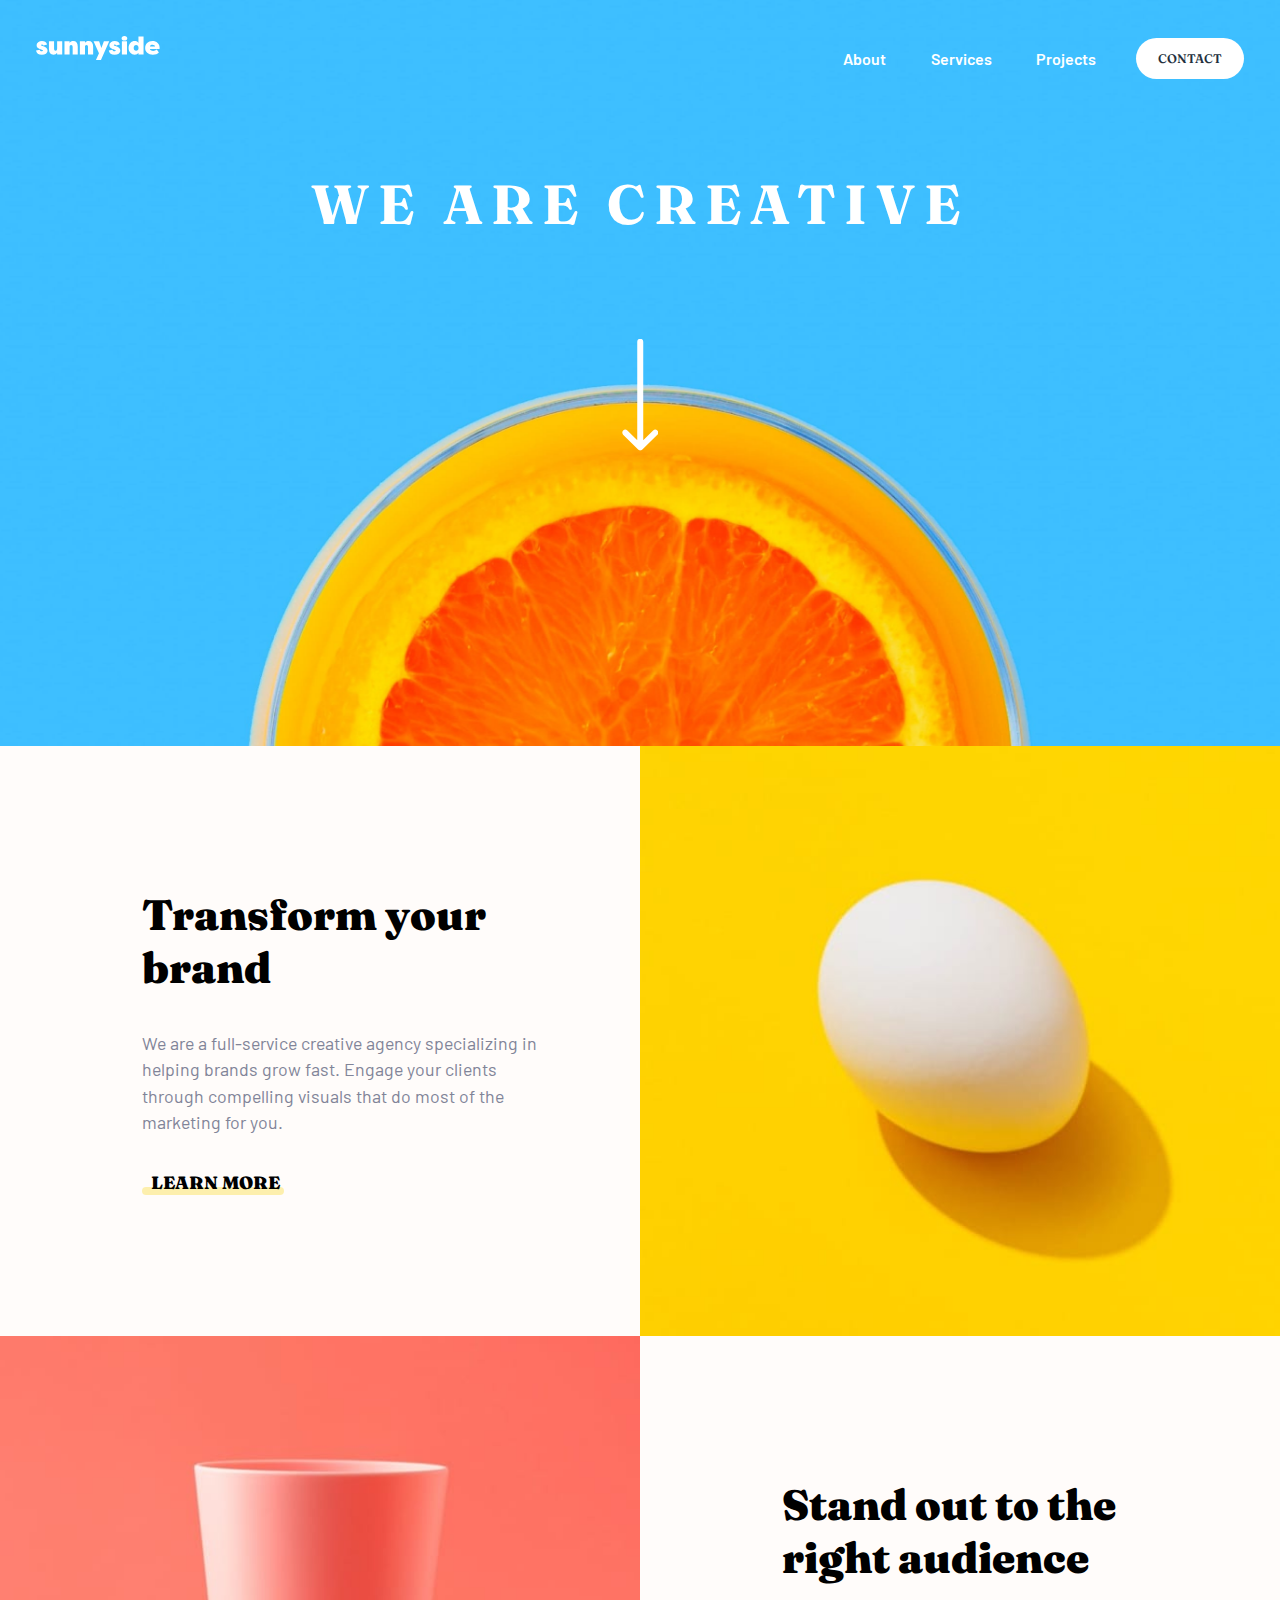
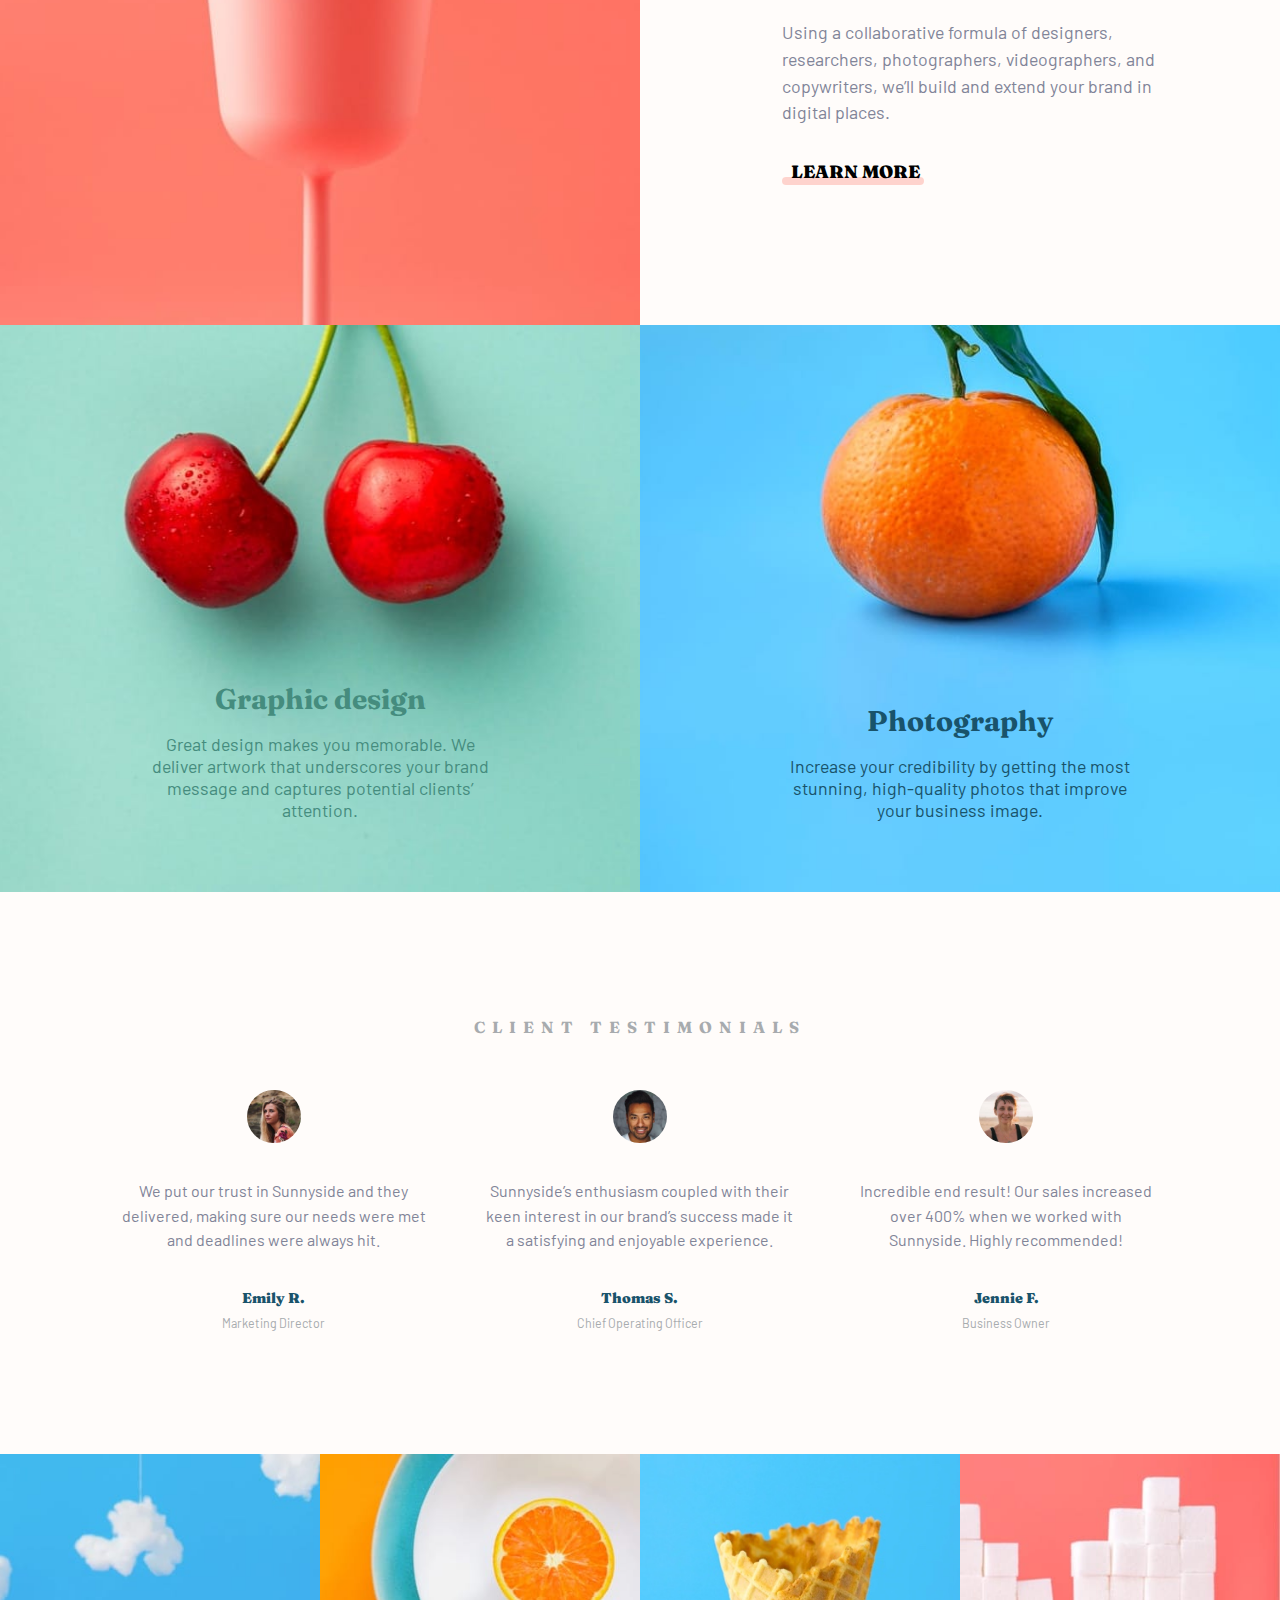
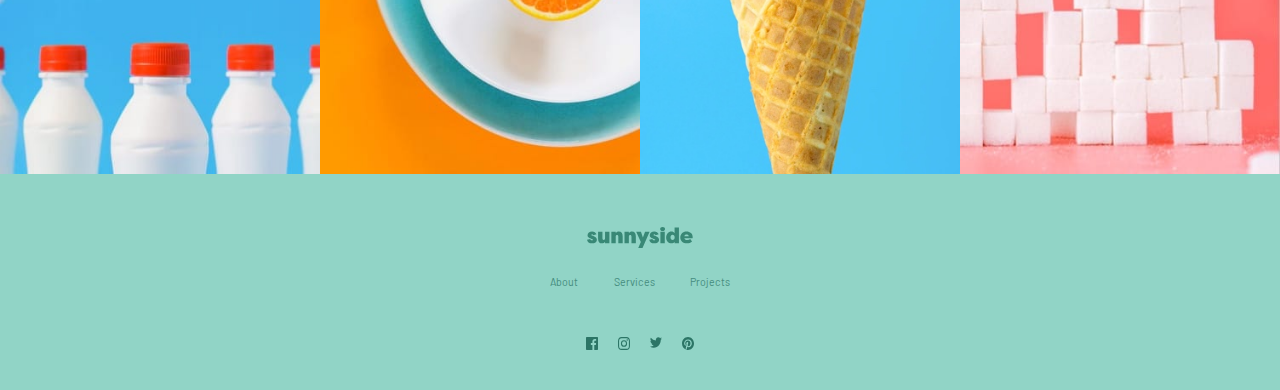
<file: index.html>
<!DOCTYPE html>
<html lang="en">
<head>
  <meta charset="UTF-8">
  <meta name="viewport" content="width=device-width, initial-scale=1.0"> <!-- displays site properly based on user's device -->

  <link rel="icon" type="image/png" sizes="32x32" href="./images/favicon-32x32.png">
  
  <title>Frontend Mentor | Sunnyside agency landing page</title>
  <link rel="preconnect" href="https://fonts.googleapis.com">
  <link rel="preconnect" href="https://fonts.gstatic.com" crossorigin>
  <link href="https://fonts.googleapis.com/css2?family=Barlow:wght@600&family=Fraunces:wght@700;900&display=swap" rel="stylesheet">
  <link rel="stylesheet" href="style.css">

</head>
<body>
  <header class="header-page">
    <nav class="nav-page">
      <div class="box-logo">
        <img src="images/logo.svg" class="logo" alt="">
      </div>
      <div class="menu">
        <img src="images/icon-hamburger.svg" class="menu-img" alt="">
        <ul class="menu-list menu-list--hidden">
          <div class="menu-figure"></div>
          <li class="menu-option">
            <a href="#" class="link-option">About</a>
          </li>
          <li class="menu-option">
            <a href="#" class="link-option">Services</a>
          </li>
          <li class="menu-option">
            <a href="#" class="link-option">Projects</a>
          </li>
          <li class="menu-option menu-option--background">
            <a href="#" class="link-option link-option--text">Contact</a>
          </li>
        </ul>
      </div>
    </nav>
    <img src="images/icon-arrow-down.svg" class="arrow arrow--animation" alt="">
    <h1 class="title">We are creative</h1>
  </header>

  <main class="main-page">
    <section class="presentation-page">
      <div class="presentation-text">
        <h2 class="text-title">Transform your brand</h2>
        <p class="text-text">We are a full-service creative agency specializing in helping brands grow fast. Engage your clients through compelling visuals that do most of the marketing for you.</p>
        <a href="" class="text-link text-link--after-yellow">Learn more</a>
      </div>

      <div class="presentation-text">
        <h2 class="text-title">Stand out to the right audience</h2>
        <p class="text-text">Using a collaborative formula of designers, researchers, photographers, videographers, and copywriters, we’ll build and extend your brand in digital places. </p>
        <a href="#" class="text-link text-link--after-red">Learn more</a>
      </div>

      <div class="presentation-img"></div>
      <div class="presentation-img"></div>

      <div class="presentation-text-img">
        <h3 class="text-img-title">Graphic design</h3>
        <p class="text-img-text">Great design makes you memorable. We deliver artwork that underscores your brand message and captures potential clients’ attention.</p>
      </div>

      <div class="presentation-text-img">
        <h3 class="text-img-title">Photography</h3>
        <p class="text-img-text text-img-text--color ">Increase your credibility by getting the most stunning, high-quality photos that improve your business image.</p>
      </div>
    </section>

    <section class="testimonials">
      <h3 class="testimonials-title">Client testimonials</h3>
      <div class="testimonials-content">
        <div class="testimonial">
          <div class="testimonial-image">
            <img src="./images/image-emily.jpg" alt="Emily R." class="testimonial-img">
          </div>
          <p class="testimonial-text">We put our trust in Sunnyside and they delivered, making sure our needs were met and deadlines were always hit.</p>
          <h4 class="testimonial-name">Emily R.</h4>
          <p class="testimonial-job">Marketing Director</p>
        </div>
        <div class="testimonial testimonial--margin">
          <div class="testimonial-image">
            <img src="./images/image-thomas.jpg" alt="Thomas S." class="testimonial-img">
          </div>
          <p class="testimonial-text">Sunnyside’s enthusiasm coupled with their keen interest in our brand’s success made it a satisfying and enjoyable experience.</p>
          <h4 class="testimonial-name">Thomas S.</h4>
          <p class="testimonial-job">Chief Operating Officer</p>
        </div>
        <div class="testimonial">
          <div class="testimonial-image">
            <img src="./images/image-jennie.jpg" alt="Jennie F." class="testimonial-img">
          </div>
          <p class="testimonial-text">Incredible end result! Our sales increased over 400% when we worked with Sunnyside. Highly recommended!</p>
          <h4 class="testimonial-name">Jennie F.</h4>
          <p class="testimonial-job">Business Owner</p>
        </div>
      </div>
    </section>
  </main>

  <footer class="footer-page">
    <div class="box-images">
      <img src="images/mobile/image-gallery-milkbottles.jpg" alt="" aria-hidden="true" class="footer-page-image">
      <img src="images/mobile/image-gallery-orange.jpg" alt="" aria-hidden="true" class="footer-page-image">
      <img src="images/mobile/image-gallery-cone.jpg" alt="" aria-hidden="true" class="footer-page-image">
      <img src="images/mobile/image-gallery-sugar-cubes.jpg" aria-hidden="true" alt="" class="footer-page-image">
    </div>
    <img src="images/logo.svg" class="footer-logo" alt="">
    <ul class="footer-list">
      <li class="footer-option"><a href="#" class="footer-link">About</a></li>
      <li class="footer-option footer-option--margin"><a href="#" class="footer-link">Services</a></li>
      <li class="footer-option"><a href="#" class="footer-link">Projects</a></li>
    </ul>

    <div class="footer-social-network">
      <a href="https://www.facebook.com/" target="_blank" class="social-network social-network--margin">
        <img src="./images/icon-facebook.svg" alt="facebook logo" class="social-network-image">
      </a>
      <a href="https://www.instagram.com/" target="_blank" class="social-network social-network--margin">
        <img src="./images/icon-instagram.svg" alt="instagram logo" class="social-network-image">
      </a>
      <a href="https://twitter.com/" target="_blank" class="social-network social-network--margin">
        <img src="./images/icon-twitter.svg" alt="twitter logo" class="social-network-image">
      </a>
      <a href="https://ar.pinterest.com/" target="_blank" class="social-network">
        <img src="./images/icon-pinterest.svg" alt="pinterest logo" class="social-network-image">
      </a>
    </div>
  </footer>

  <script src="main.js"></script>
</body>
</html>
</file>
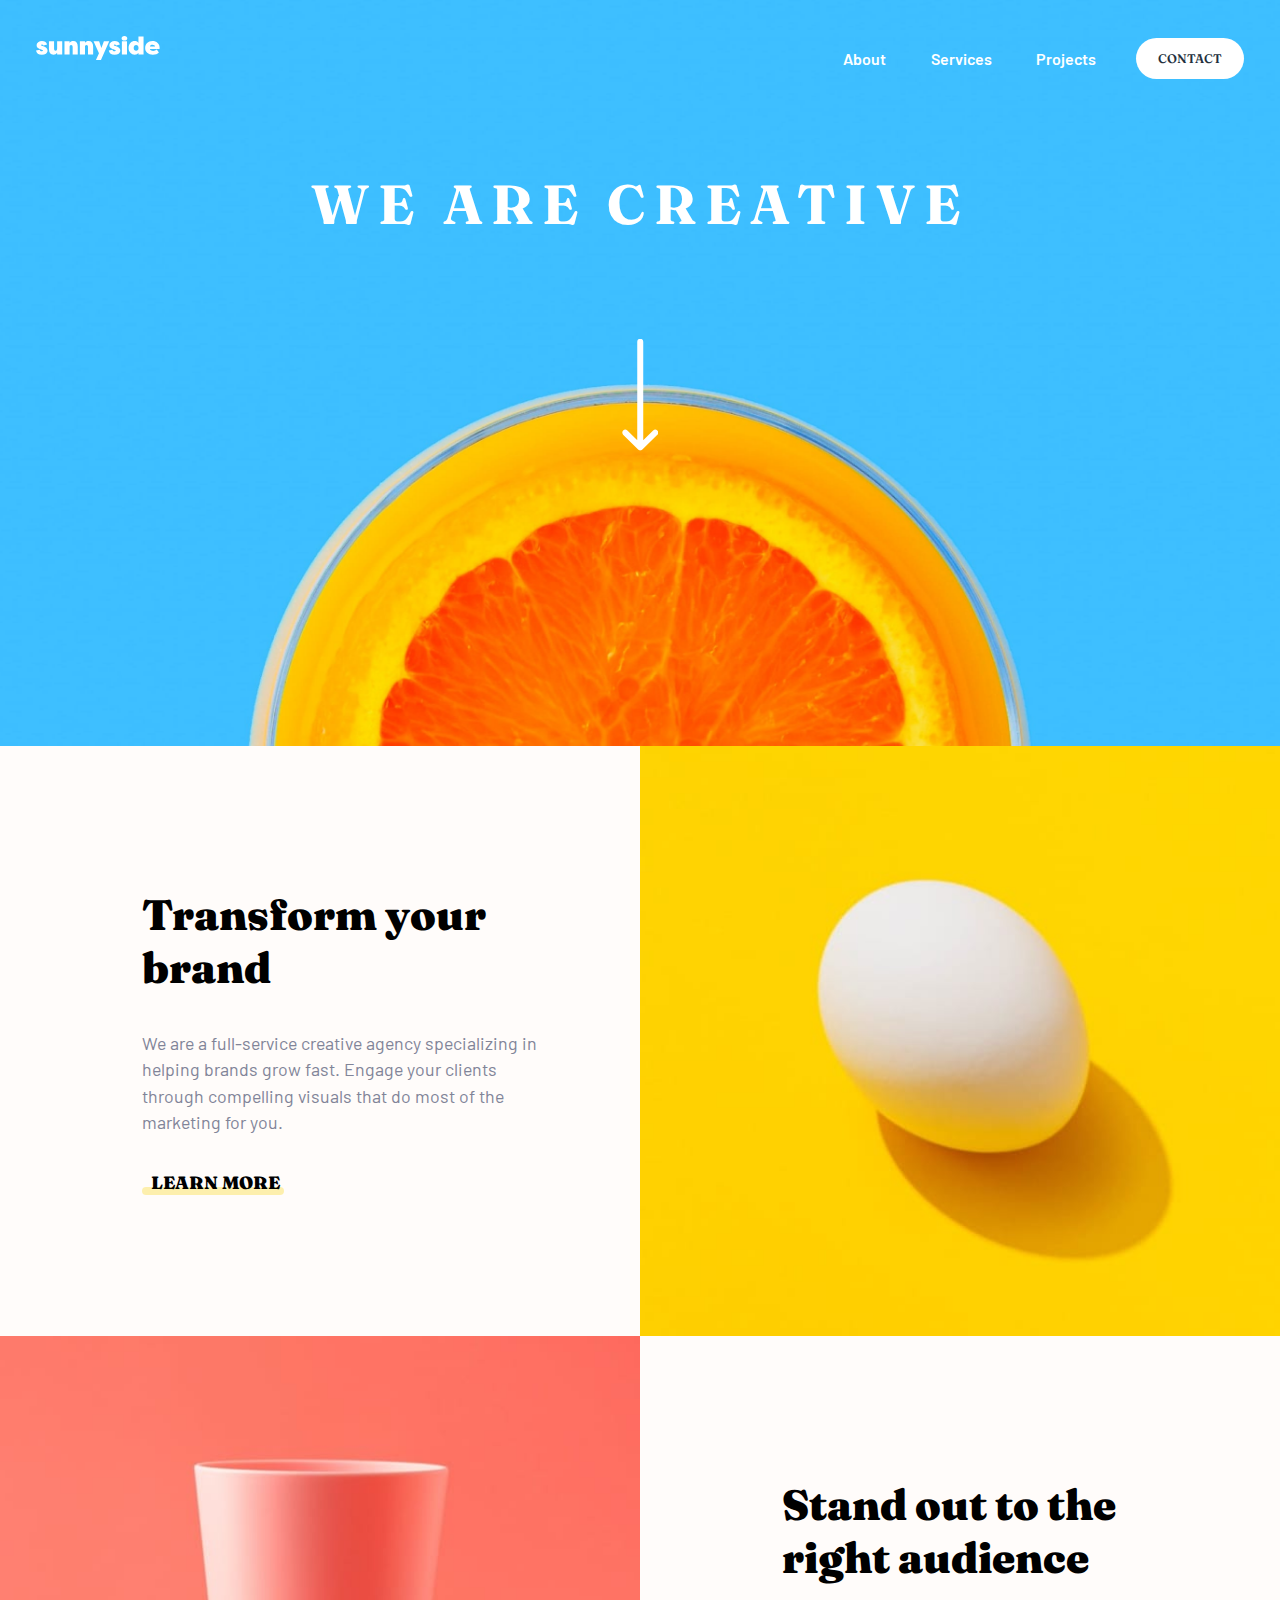
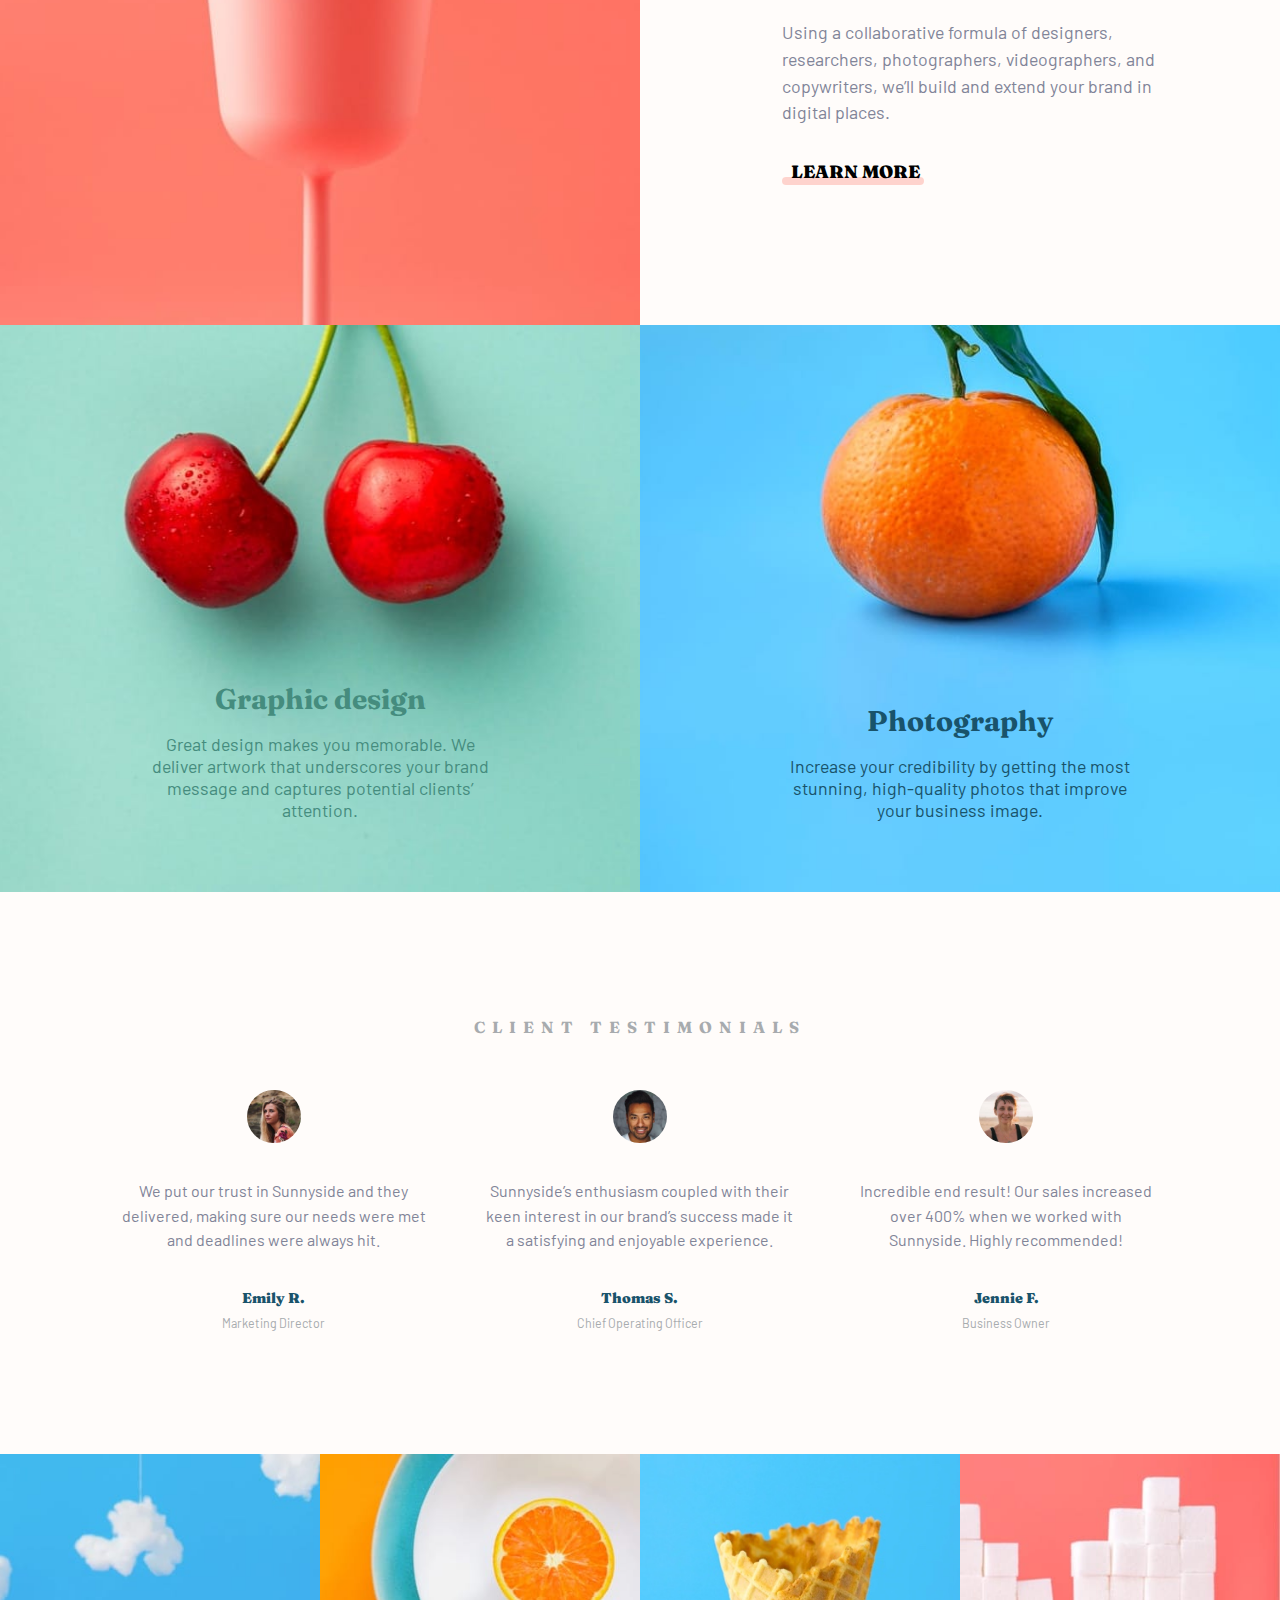
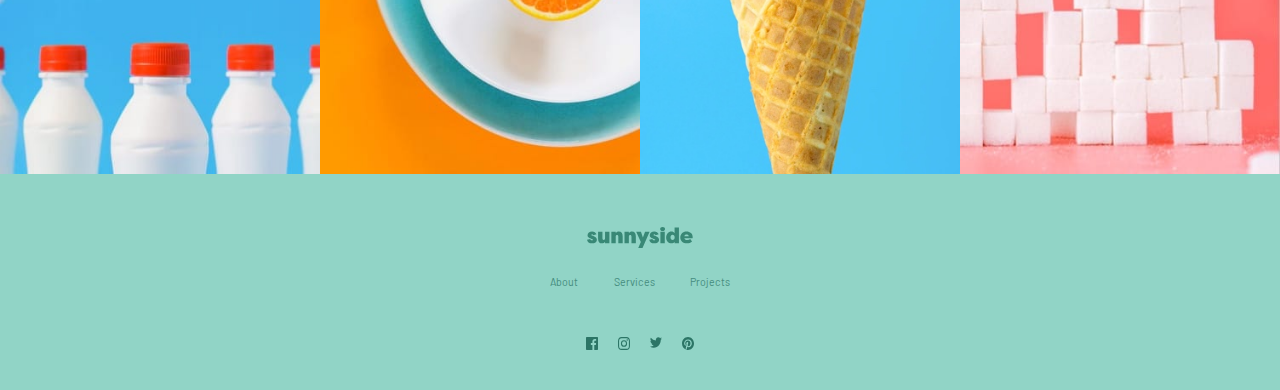
<file: sunnyside_final/index.html>
<!DOCTYPE html>
<html lang="en">
<head>
  <meta charset="UTF-8">
  <meta name="viewport" content="width=device-width, initial-scale=1.0"> <!-- displays site properly based on user's device -->

  <link rel="icon" type="image/png" sizes="32x32" href="./images/favicon-32x32.png">
  
  <title>Frontend Mentor | Sunnyside agency landing page</title>
  <link rel="preconnect" href="https://fonts.googleapis.com">
  <link rel="preconnect" href="https://fonts.gstatic.com" crossorigin>
  <link href="https://fonts.googleapis.com/css2?family=Barlow:wght@600&family=Fraunces:wght@700;900&display=swap" rel="stylesheet">
  <link rel="stylesheet" href="style.css">

</head>
<body>
  <header class="header-page">
    <nav class="nav-page">
      <div class="box-logo">
        <img src="images/logo.svg" class="logo" alt="">
      </div>
      <div class="menu">
        <img src="images/icon-hamburger.svg" class="menu-img" alt="">
        <ul class="menu-list menu-list--hidden">
          <div class="menu-figure"></div>
          <li class="menu-option">
            <a href="#" class="link-option">About</a>
          </li>
          <li class="menu-option">
            <a href="#" class="link-option">Services</a>
          </li>
          <li class="menu-option">
            <a href="#" class="link-option">Projects</a>
          </li>
          <li class="menu-option menu-option--background">
            <a href="#" class="link-option link-option--text">Contact</a>
          </li>
        </ul>
      </div>
    </nav>
    <img src="images/icon-arrow-down.svg" class="arrow arrow--animation" alt="">
    <h1 class="title">We are creative</h1>
  </header>

  <main class="main-page">
    <section class="presentation-page">
      <div class="presentation-text">
        <h2 class="text-title">Transform your brand</h2>
        <p class="text-text">We are a full-service creative agency specializing in helping brands grow fast. Engage your clients through compelling visuals that do most of the marketing for you.</p>
        <a href="" class="text-link text-link--after-yellow">Learn more</a>
      </div>

      <div class="presentation-text">
        <h2 class="text-title">Stand out to the right audience</h2>
        <p class="text-text">Using a collaborative formula of designers, researchers, photographers, videographers, and copywriters, we’ll build and extend your brand in digital places. </p>
        <a href="#" class="text-link text-link--after-red">Learn more</a>
      </div>

      <div class="presentation-img"></div>
      <div class="presentation-img"></div>

      <div class="presentation-text-img">
        <h3 class="text-img-title">Graphic design</h3>
        <p class="text-img-text">Great design makes you memorable. We deliver artwork that underscores your brand message and captures potential clients’ attention.</p>
      </div>

      <div class="presentation-text-img">
        <h3 class="text-img-title">Photography</h3>
        <p class="text-img-text text-img-text--color ">Increase your credibility by getting the most stunning, high-quality photos that improve your business image.</p>
      </div>
    </section>

    <section class="testimonials">
      <h3 class="testimonials-title">Client testimonials</h3>
      <div class="testimonials-content">
        <div class="testimonial">
          <div class="testimonial-image">
            <img src="./images/image-emily.jpg" alt="Emily R." class="testimonial-img">
          </div>
          <p class="testimonial-text">We put our trust in Sunnyside and they delivered, making sure our needs were met and deadlines were always hit.</p>
          <h4 class="testimonial-name">Emily R.</h4>
          <p class="testimonial-job">Marketing Director</p>
        </div>
        <div class="testimonial testimonial--margin">
          <div class="testimonial-image">
            <img src="./images/image-thomas.jpg" alt="Thomas S." class="testimonial-img">
          </div>
          <p class="testimonial-text">Sunnyside’s enthusiasm coupled with their keen interest in our brand’s success made it a satisfying and enjoyable experience.</p>
          <h4 class="testimonial-name">Thomas S.</h4>
          <p class="testimonial-job">Chief Operating Officer</p>
        </div>
        <div class="testimonial">
          <div class="testimonial-image">
            <img src="./images/image-jennie.jpg" alt="Jennie F." class="testimonial-img">
          </div>
          <p class="testimonial-text">Incredible end result! Our sales increased over 400% when we worked with Sunnyside. Highly recommended!</p>
          <h4 class="testimonial-name">Jennie F.</h4>
          <p class="testimonial-job">Business Owner</p>
        </div>
      </div>
    </section>
  </main>

  <footer class="footer-page">
    <div class="box-images">
      <img src="images/mobile/image-gallery-milkbottles.jpg" alt="" aria-hidden="true" class="footer-page-image">
      <img src="images/mobile/image-gallery-orange.jpg" alt="" aria-hidden="true" class="footer-page-image">
      <img src="images/mobile/image-gallery-cone.jpg" alt="" aria-hidden="true" class="footer-page-image">
      <img src="images/mobile/image-gallery-sugar-cubes.jpg" aria-hidden="true" alt="" class="footer-page-image">
    </div>
    <img src="images/logo.svg" class="footer-logo" alt="">
    <ul class="footer-list">
      <li class="footer-option"><a href="#" class="footer-link">About</a></li>
      <li class="footer-option footer-option--margin"><a href="#" class="footer-link">Services</a></li>
      <li class="footer-option"><a href="#" class="footer-link">Projects</a></li>
    </ul>

    <div class="footer-social-network">
      <a href="https://www.facebook.com/" target="_blank" class="social-network social-network--margin">
        <img src="./images/icon-facebook.svg" alt="facebook logo" class="social-network-image">
      </a>
      <a href="https://www.instagram.com/" target="_blank" class="social-network social-network--margin">
        <img src="./images/icon-instagram.svg" alt="instagram logo" class="social-network-image">
      </a>
      <a href="https://twitter.com/" target="_blank" class="social-network social-network--margin">
        <img src="./images/icon-twitter.svg" alt="twitter logo" class="social-network-image">
      </a>
      <a href="https://ar.pinterest.com/" target="_blank" class="social-network">
        <img src="./images/icon-pinterest.svg" alt="pinterest logo" class="social-network-image">
      </a>
    </div>
  </footer>

  <script src="main.js"></script>
</body>
</html>
</file>
<file: style.css>
/*variables*/
:root {
    --color-red: hsl(7, 99%, 70%);
    --color-yellow: hsl(51, 100%, 49%);
    --color-dark-cyan: hsl(167, 40%, 24%);
    --color-blue: hsl(198, 62%, 26%);
    --color-moderate-cyan: hsl(168, 34%, 41%);
  
    --color-dark-blue: hsl(212, 27%, 19%);
    --color-dark-grayish: hsl(210, 17%, 52%);
    --color-grayish-blue: hsl(232, 10%, 55%);
    --color-grayish: hsl(210, 4%, 67%);
    --color-white: hsl(0, 0%, 100%);
  
    --color-green: hsl(167, 44%, 70%);
    --color-white-background: hsl(26, 100%, 99%);
    --color-option-hover: hsl(200, 100%, 72%);
    --color-header: hsl(200, 100%, 62%);
}
  /*normalize*/
*,
*::before,
*::after {
    margin: 0;
    padding: 0;
    box-sizing: border-box;
}
/*root*/
html {
    font-size: 62.5%;
}
/*container page*/
body {
    max-width: 100vw;
    min-height: 100vh;
    font-family: "Barlow", sans-serif;
}

.header-page{
    background-color: var(--color-header);
    background-image: url(images/desktop/image-header.jpg);
    background-size: cover;
    background-repeat: no-repeat;
    background-position: center bottom;
    position: relative;
    height: 84rem;
    color: white;
}

.title{
    text-transform: uppercase;
    font-family: "Fraunces", serif;
    text-align: center;
    font-size: 6.2rem;
    letter-spacing: 1rem;
}

.nav-page{
    display: flex;
    padding: 4rem;
    padding-bottom: 10rem;
}

.box-logo{
    flex: 0 1 50%;
}

.logo{
    width: 14rem;
}

.arrow{
    width: 4rem;
    position: absolute;
    bottom: 32%;
    left: 50%;
    transform: translate(-50%, -50%);
}

.arrow--animation{
    animation-name: moveArrow;
    animation-duration: 1s;
    animation-timing-function: linear;
    animation-fill-mode: backwards;
}

@keyframes moveArrow {
    0% {
      transform: translate(-50%, -50%);
    }
    25% {
      transform: translate(-50%, -100%);
    }
    50% {
      transform: translate(-50%, -50%);
    }
    75% {
      transform: translate(-50%, 50%);
    }
    100% {
      transform: translate(-50%, -50%);
    }
}

.menu{
    flex: 0 1 50%;
}

.menu-img{
    display: none;
}

.menu-list {
    display: flex;
    justify-content: flex-end;
    align-items: center;
    list-style: none;
}
  
.menu-figure {
    display: none;
}
  
.menu-option {
    padding: 1.5rem 2.5rem;
    transition-duration: 0.5s;
}
  
.menu-option--background {
    background-color: var(--color-white);
    margin-left: 2rem;
    border-radius: 5rem;
}

.menu-option:hover {
    transform: scale(1.2);
    color: var(--color-dark-blue);
}

.menu-option--background:hover {
    background-color: var(--color-option-hover);
}

.link-option {
    text-decoration: none;
    color: inherit;
    font-size: 1.8rem;
    font-weight: 600;
}

.link-option--text {
    color: var(--color-dark-blue);
    font-family: "Fraunces", serif;
    text-transform: uppercase;
    font-size: 1.4rem;
}

.menu-option--background:hover .link-option {
    color: var(--color-white);
}

.presentation-page {
    display: grid;  
    grid-template-columns: repeat(2, 1fr);
    grid-template-rows: repeat(3, auto);
}

.presentation-text {
    background-color: var(--color-white-background);
    padding: 16rem;
    padding-right: 10rem;
}

.presentation-text:nth-child(2) {
    grid-column: 2 / 3;
    grid-row: 2 / 3;
}

.text-title {
    font-family: "Fraunces", serif;
    font-size: 4.8rem;
    font-weight: 900; 
    margin-bottom: 4rem;
    transition-duration: 0.5s;
}

.text-title:hover {
    transform: scale(1.2);
}

.text-text {
    font-size: 2rem;
    line-height: 3rem;
    color: var(--color-grayish-blue);
    margin-bottom: 4rem;
}

.text-link {
    position: relative;
    text-transform: uppercase;
    font-family: "Fraunces", serif;
    font-size: 2rem;
    font-weight: 900;
    text-decoration: none;
    color: #000000;
    margin-left: 1rem;
    z-index: 100;
}

.text-link--after-yellow:after {
    content: "";
    position: absolute;
    left: -1rem;
    bottom: -0.2rem;
    width: 16rem;
    border-bottom: 1rem solid var(--color-yellow);
    border-radius: 2rem;
    opacity: 0.3;
    z-index: -10;
    transition-duration: 0.5s;
}

.text-link--after-red:after {
    content: "";
    position: absolute;
    left: -1rem;
    bottom: -0.2rem;
    width: 16rem;
    border-bottom: 1rem solid var(--color-red);
    border-radius: 2rem;
    opacity: 0.3;
    z-index: -10;
    transition-duration: 0.5s;
}

.text-link--after-red:hover:after {
    opacity: 1;
}

.text-link--after-yellow:hover:after {
    opacity: 1;
}

.presentation-img {
    background-image: url(images/desktop/image-transform.jpg);
    background-repeat: no-repeat;
    background-size: cover;
    background-position: center center;
}

.presentation-img:nth-child(4) {
    background-image: url(images/desktop/image-stand-out.jpg);
}

.presentation-text-img {
    background-image: url(images/desktop/image-graphic-design.jpg);
    background-repeat: no-repeat;
    background-size: cover;
    background-position: center top;
    padding: 8rem 16rem;
    padding-top: 40rem;
    text-align: center;
    display: flex;
    flex-direction: column;
    justify-content: flex-end;
    align-items: center;
    color: var(--color-moderate-cyan);
}

.presentation-text-img:nth-child(6) {
    background-image: url(images/desktop/image-photography.jpg);
    color: var(--color-blue);
}

.text-img-title {
    font-size: 3.2rem;
    font-family: "Fraunces", serif;
    margin-bottom: 2rem;
    transition-duration: 0.5s;
}

.text-img-title:hover {
    transform: scale(1.2);
}
  
.text-img-text {
    font-size: 2rem;
}

.testimonials {
    background-color: var(--color-white-background);
    padding: 14rem 0;
    display: flex;
    flex-direction: column;
    justify-content: flex-start;
    align-items: center;
}

.testimonials-title {
    text-transform: uppercase;
    font-family: "Fraunces", serif;
    text-align: center;
    font-size: 1.8rem;
    letter-spacing: 0.8rem;
    color: var(--color-grayish);
    margin-bottom: 6rem;
}

.testimonials-content {
    display: inline-block;
}

.testimonial {
    display: inline-block;
    max-width: 35rem;
    text-align: center;
}

.testimonial--margin {
    margin: 0 6rem;
}
  
.testimonial__box-image {
    padding: 2rem;
}
  
.testimonial-img {
    display: block;
    width: 6rem; 
    margin: auto; 
    border-radius: 100%; 
    transition-duration: 0.5s;
}
  
.testimonial-img:hover {
    transform: scale(1.8);
}
  
.testimonial-text {
    color: var(--color-grayish-blue);
    font-size: 1.8rem;
    line-height: 2.8rem;
    margin: 4rem 0;
}

.testimonial-name {
    color: var(--color-blue);
    font-family: "Fraunces", serif;
    font-size: 1.6rem;
    font-weight: 900;
    margin-bottom: 1rem;
    transition-duration: 0.5s;
}
  
.testimonial-name:hover {
    transform: scale(1.5);
}
  
.testimonial-job {
    color: var(--color-grayish);
    font-size: 1.4rem;
}

.footer-page {
    background-color: var(--color-green);
    display: flex;
    flex-direction: column;
    justify-content: flex-start;
    align-items: center;
    padding-bottom: 2rem;
}

.box-images {
    display: flex;
}
  
.footer-page-image {
    display: block;  
    flex: 0 1 25%;
    width: 25%;
}

.footer-logo {
    width: 12rem;
    filter: invert(29%) sepia(38%) saturate(493%) hue-rotate(116deg)
      brightness(60%) contrast(97%);  
    margin-top: 6rem;
    margin-bottom: 3rem;
}
  
.footer-list {
    display: flex;  
    list-style: none;
    margin-bottom: 4rem;
}

.footer-option--margin {
    margin: 0 4rem;
}

.footer-link {
    color: var(--color-moderate-cyan);
    font-size: 1.2rem;
    text-decoration: none;
}
  
.footer-option:hover .footer-link {
    color: var(--color-white);
}

.footer-social-network {
    display: flex;
    justify-content: center;
    margin-top: 1rem;
    margin-bottom: 2rem;
}

.social-network {
    display: inline-block;
    padding: 0.6rem;
    border: 0.2rem solid var(--color-gray-opacity);
    border-radius: 100%;
}
  
.social-network--margin {
    margin-right: 1rem;
}

.social-network-image {
    display: block;
    width: 1.4rem;
}
  
.social-network:hover .social-network-image {
    filter: brightness(0) invert(1);
}

.attribution { 
    font-size: 11px; 
    text-align: center; 
    background-color: var(--color-green);
    padding-bottom: 1.5rem;
}
.attribution a { 
    color: var(--color-moderate-cyan); 
    text-decoration: none;
}

.attribution a:hover{
    color: white;
}

@media screen and (max-width: 2600px) {
    html {
      font-size: 104.5%;
    }
}
  
@media screen and (max-width: 1800px) {
    html {
      font-size: 73.5%;
    }
}
  
@media screen and (max-width: 1680px){
    html {
      font-size: 68.5%;
    }
}
  
@media screen and (max-width: 1440px) {
    html {
      font-size: 58.5%;
    }
}
  
@media screen and (max-width: 1370px) {
    html {
      font-size: 55.5%;
    }
}
  
@media screen and (max-width: 1024px) {
    html {
      font-size: 41.5%;
    }
}
  
@media screen and (max-width: 800px) {
    html {
      font-size: 32.5%;
    }
}
  
@media screen and (max-width: 768px) {
    html {
      font-size: 31.5%;
    }
}

@media screen and (max-width: 600px) {
    html {
      font-size: 62.5%;
    }

    .header-page{
        background-size: 200vw;
    }

    .title{
        font-size: 6.2rem;
        height: 63rem;
    }

    .arrow {
        width: 5rem;
        bottom: 16%;
    }
    
    .nav-page {
        padding: 4rem;
        padding-bottom: 8rem;
    
        position: relative;
    }
      
    .menu-layout {
        flex: 0 1 50%;
    }

    .menu-img{
        display: block;
        float: right;
    }
      
    .menu-list {
        background-color: var(--color-white-background);
        flex-direction: column;
        width: calc(100% - 8rem);
        position: absolute;
        top: 12rem;
        left: 4rem;
        padding: 6rem 0;
        z-index: 100;
        opacity: 0;
        transition-duration: 0.5s;
    }

    .menu-list--hidden {
        display: none;
        opacity: 0;
    }
      
    .menu-list--animation {
        animation-name: showMenu;
        animation-duration: 0.5s;
        animation-timing-function: linear;
        animation-fill-mode: forwards;
    }
 
    @keyframes showMenu {
        0% {
          opacity: 0;
        }
        100% {
          opacity: 1;
        }
    }

    .menu-figure {
        display: block;
        background-color: var(--color-white-background);
        position: absolute;
        width: 4.5rem;
        height: 4.5rem;
        top: -3.5rem;
        right: 0;
        clip-path: polygon(100% 0, 0% 100%, 100% 100%);
        z-index: 50;
    }
      
    .menu-option {
        padding: 3rem 4rem;
      
    }
      
    .menu-option {
        margin: 0;
    }
      
    .link-option {
        font-size: 3.6rem;
        color: var(--color-dark-grayish);
    }

    .link-option--text {
        color: #000000;
        font-size: 3rem;
    }
      
    .menu-option--background {
        background-color: var(--color-yellow);
    }
     
    .presentation-page {
        grid-template-columns: 100%;
        grid-template-rows: repeat(6, max-content);
    }
    
    .presentation-text:nth-child(1) {
        grid-column: 1 / 2;
        grid-row: 2 / 3;
    }
      
    .presentation-text:nth-child(2) {
        grid-column: 1 / 2;
        grid-row: 4 / 5;
    }
      
    .presentation-img:nth-child(3) {
        height: 50rem;    
        grid-column: 1 / 2;
        grid-row: 1 / 2;
    }

    .presentation-img:nth-child(4) {
        height: 50rem;
        grid-column: 1 / 2;
        grid-row: 3 / 4;
    }
      
    .presentation-text {
        padding: 12rem 4rem;
        text-align: center;
    }
      
    .text-title {
        font-size: 5.2rem;
    }
      
    .text-text {
        font-size: 2.8rem;
        line-height: 4rem;
    }
      
    .text-link {
        font-size: 2.3rem;
    }
      
    .text-link--after-yellow:after {
        left: -1.2rem;
        width: 19rem;
    }
      
    .text-link--after-red:after {
        left: -1.2rem;
        width: 19rem;
    }

    .presentation-text-img {
        background-size: 200vw;
        padding: 8rem 2rem;
        padding-top: 65rem;
    }
      
    .text-img-title {
        font-size: 4.8rem;
    }
      
    .text-img-text {
        font-size: 2.6rem;
    }
      
    .box-images {
        width: 100%;
        display: flex;
        flex-wrap: wrap;
    }
    
    .testimonials {
        padding: 8rem 4rem;
    }
      
    .testimonials-title {
        font-size: 2.4rem;
    }

    .testimonials-content {
        display: flex;
        flex-direction: column;
        align-items: center;
        justify-content: center;
    }
      
    .testimonial {
        display: block;
        max-width: 100%;
    }
      
    .testimonial--margin {
        margin: 8rem 0;
    }
      
    .testimonial-box-image {
        padding: 2rem;
    }
      
    .testimonial-img {
        width: 10rem;
    }
      
    .testimonial-text {
        font-size: 2.9rem;
        line-height: 4rem;
    }
      
    .testimonial-name {
        font-size: 2.4rem;
    }
      
    .testimonial-job {
        font-size: 1.8rem;
    }

    .footer-page {
        padding-bottom: 10rem;
    }
      
    .footer-page-image {
        display: block;
        flex: 0 1 50%;
        width: 50%;
        height: 50vw;
        object-fit: cover;
    }
      
    .footer-logo {
        width: 26rem;
        margin: 8rem 0;
    }
      
    .footer-list {
        display: flex;  
        list-style: none; 
        margin-bottom: 8rem;
    }
      
    .footer-option--margin {
        margin: 0 10rem;
    }
      
    .footer-link {
        font-size: 2.6rem;
    }

    .footer-social-network {
        display: flex;
        justify-content: center;
        margin-top: 1rem;
        margin-bottom: 2rem;
    }
      
    .social-network--margin {
        margin-right: 4rem;
    }
      
    .social-network-image {
        width: 2.4rem;
    }
}

@media screen and (max-width: 540px) {
    html {
      font-size: 58.5%;
    }
}

@media screen and (max-width: 426px) {
    html {
      font-size: 45.5%;
    }
}

@media screen and (max-width: 412px) {
    html {
      font-size: 44.5%;
    }
}
  
@media screen and (max-width: 376px) {
    html {
      font-size: 40.5%;
    }
}
  
@media screen and (max-width: 360px) {
    html {
      font-size: 38.5%;
    }
}

@media screen and (max-width: 320px) {
    html {
      font-size: 34.5%;
    }
}

@media screen and (max-width: 280px) {
    html {
      font-size: 29.5%;
    }
}
</file>
<file: sunnyside_final/style.css>
/*variables*/
:root {
    --color-red: hsl(7, 99%, 70%);
    --color-yellow: hsl(51, 100%, 49%);
    --color-dark-cyan: hsl(167, 40%, 24%);
    --color-blue: hsl(198, 62%, 26%);
    --color-moderate-cyan: hsl(168, 34%, 41%);
  
    --color-dark-blue: hsl(212, 27%, 19%);
    --color-dark-grayish: hsl(210, 17%, 52%);
    --color-grayish-blue: hsl(232, 10%, 55%);
    --color-grayish: hsl(210, 4%, 67%);
    --color-white: hsl(0, 0%, 100%);
  
    --color-green: hsl(167, 44%, 70%);
    --color-white-background: hsl(26, 100%, 99%);
    --color-option-hover: hsl(200, 100%, 72%);
    --color-header: hsl(200, 100%, 62%);
}
  /*normalize*/
*,
*::before,
*::after {
    margin: 0;
    padding: 0;
    box-sizing: border-box;
}
/*root*/
html {
    font-size: 62.5%;
}
/*container page*/
body {
    max-width: 100vw;
    min-height: 100vh;
    font-family: "Barlow", sans-serif;
}

.header-page{
    background-color: var(--color-header);
    background-image: url(images/desktop/image-header.jpg);
    background-size: cover;
    background-repeat: no-repeat;
    background-position: center bottom;
    position: relative;
    height: 84rem;
    color: white;
}

.title{
    text-transform: uppercase;
    font-family: "Fraunces", serif;
    text-align: center;
    font-size: 6.2rem;
    letter-spacing: 1rem;
}

.nav-page{
    display: flex;
    padding: 4rem;
    padding-bottom: 10rem;
}

.box-logo{
    flex: 0 1 50%;
}

.logo{
    width: 14rem;
}

.arrow{
    width: 4rem;
    position: absolute;
    bottom: 32%;
    left: 50%;
    transform: translate(-50%, -50%);
}

.arrow--animation{
    animation-name: moveArrow;
    animation-duration: 1s;
    animation-timing-function: linear;
    animation-fill-mode: backwards;
}

@keyframes moveArrow {
    0% {
      transform: translate(-50%, -50%);
    }
    25% {
      transform: translate(-50%, -100%);
    }
    50% {
      transform: translate(-50%, -50%);
    }
    75% {
      transform: translate(-50%, 50%);
    }
    100% {
      transform: translate(-50%, -50%);
    }
}

.menu{
    flex: 0 1 50%;
}

.menu-img{
    display: none;
}

.menu-list {
    display: flex;
    justify-content: flex-end;
    align-items: center;
    list-style: none;
}
  
.menu-figure {
    display: none;
}
  
.menu-option {
    padding: 1.5rem 2.5rem;
    transition-duration: 0.5s;
}
  
.menu-option--background {
    background-color: var(--color-white);
    margin-left: 2rem;
    border-radius: 5rem;
}

.menu-option:hover {
    transform: scale(1.2);
    color: var(--color-dark-blue);
}

.menu-option--background:hover {
    background-color: var(--color-option-hover);
}

.link-option {
    text-decoration: none;
    color: inherit;
    font-size: 1.8rem;
    font-weight: 600;
}

.link-option--text {
    color: var(--color-dark-blue);
    font-family: "Fraunces", serif;
    text-transform: uppercase;
    font-size: 1.4rem;
}

.menu-option--background:hover .link-option {
    color: var(--color-white);
}

.presentation-page {
    display: grid;  
    grid-template-columns: repeat(2, 1fr);
    grid-template-rows: repeat(3, auto);
}

.presentation-text {
    background-color: var(--color-white-background);
    padding: 16rem;
    padding-right: 10rem;
}

.presentation-text:nth-child(2) {
    grid-column: 2 / 3;
    grid-row: 2 / 3;
}

.text-title {
    font-family: "Fraunces", serif;
    font-size: 4.8rem;
    font-weight: 900; 
    margin-bottom: 4rem;
    transition-duration: 0.5s;
}

.text-title:hover {
    transform: scale(1.2);
}

.text-text {
    font-size: 2rem;
    line-height: 3rem;
    color: var(--color-grayish-blue);
    margin-bottom: 4rem;
}

.text-link {
    position: relative;
    text-transform: uppercase;
    font-family: "Fraunces", serif;
    font-size: 2rem;
    font-weight: 900;
    text-decoration: none;
    color: #000000;
    margin-left: 1rem;
    z-index: 100;
}

.text-link--after-yellow:after {
    content: "";
    position: absolute;
    left: -1rem;
    bottom: -0.2rem;
    width: 16rem;
    border-bottom: 1rem solid var(--color-yellow);
    border-radius: 2rem;
    opacity: 0.3;
    z-index: -10;
    transition-duration: 0.5s;
}

.text-link--after-red:after {
    content: "";
    position: absolute;
    left: -1rem;
    bottom: -0.2rem;
    width: 16rem;
    border-bottom: 1rem solid var(--color-red);
    border-radius: 2rem;
    opacity: 0.3;
    z-index: -10;
    transition-duration: 0.5s;
}

.text-link--after-red:hover:after {
    opacity: 1;
}

.text-link--after-yellow:hover:after {
    opacity: 1;
}

.presentation-img {
    background-image: url(images/desktop/image-transform.jpg);
    background-repeat: no-repeat;
    background-size: cover;
    background-position: center center;
}

.presentation-img:nth-child(4) {
    background-image: url(images/desktop/image-stand-out.jpg);
}

.presentation-text-img {
    background-image: url(images/desktop/image-graphic-design.jpg);
    background-repeat: no-repeat;
    background-size: cover;
    background-position: center top;
    padding: 8rem 16rem;
    padding-top: 40rem;
    text-align: center;
    display: flex;
    flex-direction: column;
    justify-content: flex-end;
    align-items: center;
    color: var(--color-moderate-cyan);
}

.presentation-text-img:nth-child(6) {
    background-image: url(images/desktop/image-photography.jpg);
    color: var(--color-blue);
}

.text-img-title {
    font-size: 3.2rem;
    font-family: "Fraunces", serif;
    margin-bottom: 2rem;
    transition-duration: 0.5s;
}

.text-img-title:hover {
    transform: scale(1.2);
}
  
.text-img-text {
    font-size: 2rem;
}

.testimonials {
    background-color: var(--color-white-background);
    padding: 14rem 0;
    display: flex;
    flex-direction: column;
    justify-content: flex-start;
    align-items: center;
}

.testimonials-title {
    text-transform: uppercase;
    font-family: "Fraunces", serif;
    text-align: center;
    font-size: 1.8rem;
    letter-spacing: 0.8rem;
    color: var(--color-grayish);
    margin-bottom: 6rem;
}

.testimonials-content {
    display: inline-block;
}

.testimonial {
    display: inline-block;
    max-width: 35rem;
    text-align: center;
}

.testimonial--margin {
    margin: 0 6rem;
}
  
.testimonial__box-image {
    padding: 2rem;
}
  
.testimonial-img {
    display: block;
    width: 6rem; 
    margin: auto; 
    border-radius: 100%; 
    transition-duration: 0.5s;
}
  
.testimonial-img:hover {
    transform: scale(1.8);
}
  
.testimonial-text {
    color: var(--color-grayish-blue);
    font-size: 1.8rem;
    line-height: 2.8rem;
    margin: 4rem 0;
}

.testimonial-name {
    color: var(--color-blue);
    font-family: "Fraunces", serif;
    font-size: 1.6rem;
    font-weight: 900;
    margin-bottom: 1rem;
    transition-duration: 0.5s;
}
  
.testimonial-name:hover {
    transform: scale(1.5);
}
  
.testimonial-job {
    color: var(--color-grayish);
    font-size: 1.4rem;
}

.footer-page {
    background-color: var(--color-green);
    display: flex;
    flex-direction: column;
    justify-content: flex-start;
    align-items: center;
    padding-bottom: 2rem;
}

.box-images {
    display: flex;
}
  
.footer-page-image {
    display: block;  
    flex: 0 1 25%;
    width: 25%;
}

.footer-logo {
    width: 12rem;
    filter: invert(29%) sepia(38%) saturate(493%) hue-rotate(116deg)
      brightness(60%) contrast(97%);  
    margin-top: 6rem;
    margin-bottom: 3rem;
}
  
.footer-list {
    display: flex;  
    list-style: none;
    margin-bottom: 4rem;
}

.footer-option--margin {
    margin: 0 4rem;
}

.footer-link {
    color: var(--color-moderate-cyan);
    font-size: 1.2rem;
    text-decoration: none;
}
  
.footer-option:hover .footer-link {
    color: var(--color-white);
}

.footer-social-network {
    display: flex;
    justify-content: center;
    margin-top: 1rem;
    margin-bottom: 2rem;
}

.social-network {
    display: inline-block;
    padding: 0.6rem;
    border: 0.2rem solid var(--color-gray-opacity);
    border-radius: 100%;
}
  
.social-network--margin {
    margin-right: 1rem;
}

.social-network-image {
    display: block;
    width: 1.4rem;
}
  
.social-network:hover .social-network-image {
    filter: brightness(0) invert(1);
}

.attribution { 
    font-size: 11px; 
    text-align: center; 
    background-color: var(--color-green);
    padding-bottom: 1.5rem;
}
.attribution a { 
    color: var(--color-moderate-cyan); 
    text-decoration: none;
}

.attribution a:hover{
    color: white;
}

@media screen and (max-width: 2600px) {
    html {
      font-size: 104.5%;
    }
}
  
@media screen and (max-width: 1800px) {
    html {
      font-size: 73.5%;
    }
}
  
@media screen and (max-width: 1680px){
    html {
      font-size: 68.5%;
    }
}
  
@media screen and (max-width: 1440px) {
    html {
      font-size: 58.5%;
    }
}
  
@media screen and (max-width: 1370px) {
    html {
      font-size: 55.5%;
    }
}
  
@media screen and (max-width: 1024px) {
    html {
      font-size: 41.5%;
    }
}
  
@media screen and (max-width: 800px) {
    html {
      font-size: 32.5%;
    }
}
  
@media screen and (max-width: 768px) {
    html {
      font-size: 31.5%;
    }
}

@media screen and (max-width: 600px) {
    html {
      font-size: 62.5%;
    }

    .header-page{
        background-size: 200vw;
    }

    .title{
        font-size: 6.2rem;
        height: 63rem;
    }

    .arrow {
        width: 5rem;
        bottom: 16%;
    }
    
    .nav-page {
        padding: 4rem;
        padding-bottom: 8rem;
    
        position: relative;
    }
      
    .menu-layout {
        flex: 0 1 50%;
    }

    .menu-img{
        display: block;
        float: right;
    }
      
    .menu-list {
        background-color: var(--color-white-background);
        flex-direction: column;
        width: calc(100% - 8rem);
        position: absolute;
        top: 12rem;
        left: 4rem;
        padding: 6rem 0;
        z-index: 100;
        opacity: 0;
        transition-duration: 0.5s;
    }

    .menu-list--hidden {
        display: none;
        opacity: 0;
    }
      
    .menu-list--animation {
        animation-name: showMenu;
        animation-duration: 0.5s;
        animation-timing-function: linear;
        animation-fill-mode: forwards;
    }
 
    @keyframes showMenu {
        0% {
          opacity: 0;
        }
        100% {
          opacity: 1;
        }
    }

    .menu-figure {
        display: block;
        background-color: var(--color-white-background);
        position: absolute;
        width: 4.5rem;
        height: 4.5rem;
        top: -3.5rem;
        right: 0;
        clip-path: polygon(100% 0, 0% 100%, 100% 100%);
        z-index: 50;
    }
      
    .menu-option {
        padding: 3rem 4rem;
      
    }
      
    .menu-option {
        margin: 0;
    }
      
    .link-option {
        font-size: 3.6rem;
        color: var(--color-dark-grayish);
    }

    .link-option--text {
        color: #000000;
        font-size: 3rem;
    }
      
    .menu-option--background {
        background-color: var(--color-yellow);
    }
     
    .presentation-page {
        grid-template-columns: 100%;
        grid-template-rows: repeat(6, max-content);
    }
    
    .presentation-text:nth-child(1) {
        grid-column: 1 / 2;
        grid-row: 2 / 3;
    }
      
    .presentation-text:nth-child(2) {
        grid-column: 1 / 2;
        grid-row: 4 / 5;
    }
      
    .presentation-img:nth-child(3) {
        height: 50rem;    
        grid-column: 1 / 2;
        grid-row: 1 / 2;
    }

    .presentation-img:nth-child(4) {
        height: 50rem;
        grid-column: 1 / 2;
        grid-row: 3 / 4;
    }
      
    .presentation-text {
        padding: 12rem 4rem;
        text-align: center;
    }
      
    .text-title {
        font-size: 5.2rem;
    }
      
    .text-text {
        font-size: 2.8rem;
        line-height: 4rem;
    }
      
    .text-link {
        font-size: 2.3rem;
    }
      
    .text-link--after-yellow:after {
        left: -1.2rem;
        width: 19rem;
    }
      
    .text-link--after-red:after {
        left: -1.2rem;
        width: 19rem;
    }

    .presentation-text-img {
        background-size: 200vw;
        padding: 8rem 2rem;
        padding-top: 65rem;
    }
      
    .text-img-title {
        font-size: 4.8rem;
    }
      
    .text-img-text {
        font-size: 2.6rem;
    }
      
    .box-images {
        width: 100%;
        display: flex;
        flex-wrap: wrap;
    }
    
    .testimonials {
        padding: 8rem 4rem;
    }
      
    .testimonials-title {
        font-size: 2.4rem;
    }

    .testimonials-content {
        display: flex;
        flex-direction: column;
        align-items: center;
        justify-content: center;
    }
      
    .testimonial {
        display: block;
        max-width: 100%;
    }
      
    .testimonial--margin {
        margin: 8rem 0;
    }
      
    .testimonial-box-image {
        padding: 2rem;
    }
      
    .testimonial-img {
        width: 10rem;
    }
      
    .testimonial-text {
        font-size: 2.9rem;
        line-height: 4rem;
    }
      
    .testimonial-name {
        font-size: 2.4rem;
    }
      
    .testimonial-job {
        font-size: 1.8rem;
    }

    .footer-page {
        padding-bottom: 10rem;
    }
      
    .footer-page-image {
        display: block;
        flex: 0 1 50%;
        width: 50%;
        height: 50vw;
        object-fit: cover;
    }
      
    .footer-logo {
        width: 26rem;
        margin: 8rem 0;
    }
      
    .footer-list {
        display: flex;  
        list-style: none; 
        margin-bottom: 8rem;
    }
      
    .footer-option--margin {
        margin: 0 10rem;
    }
      
    .footer-link {
        font-size: 2.6rem;
    }

    .footer-social-network {
        display: flex;
        justify-content: center;
        margin-top: 1rem;
        margin-bottom: 2rem;
    }
      
    .social-network--margin {
        margin-right: 4rem;
    }
      
    .social-network-image {
        width: 2.4rem;
    }
}

@media screen and (max-width: 540px) {
    html {
      font-size: 58.5%;
    }
}

@media screen and (max-width: 426px) {
    html {
      font-size: 45.5%;
    }
}

@media screen and (max-width: 412px) {
    html {
      font-size: 44.5%;
    }
}
  
@media screen and (max-width: 376px) {
    html {
      font-size: 40.5%;
    }
}
  
@media screen and (max-width: 360px) {
    html {
      font-size: 38.5%;
    }
}

@media screen and (max-width: 320px) {
    html {
      font-size: 34.5%;
    }
}

@media screen and (max-width: 280px) {
    html {
      font-size: 29.5%;
    }
}
</file>
